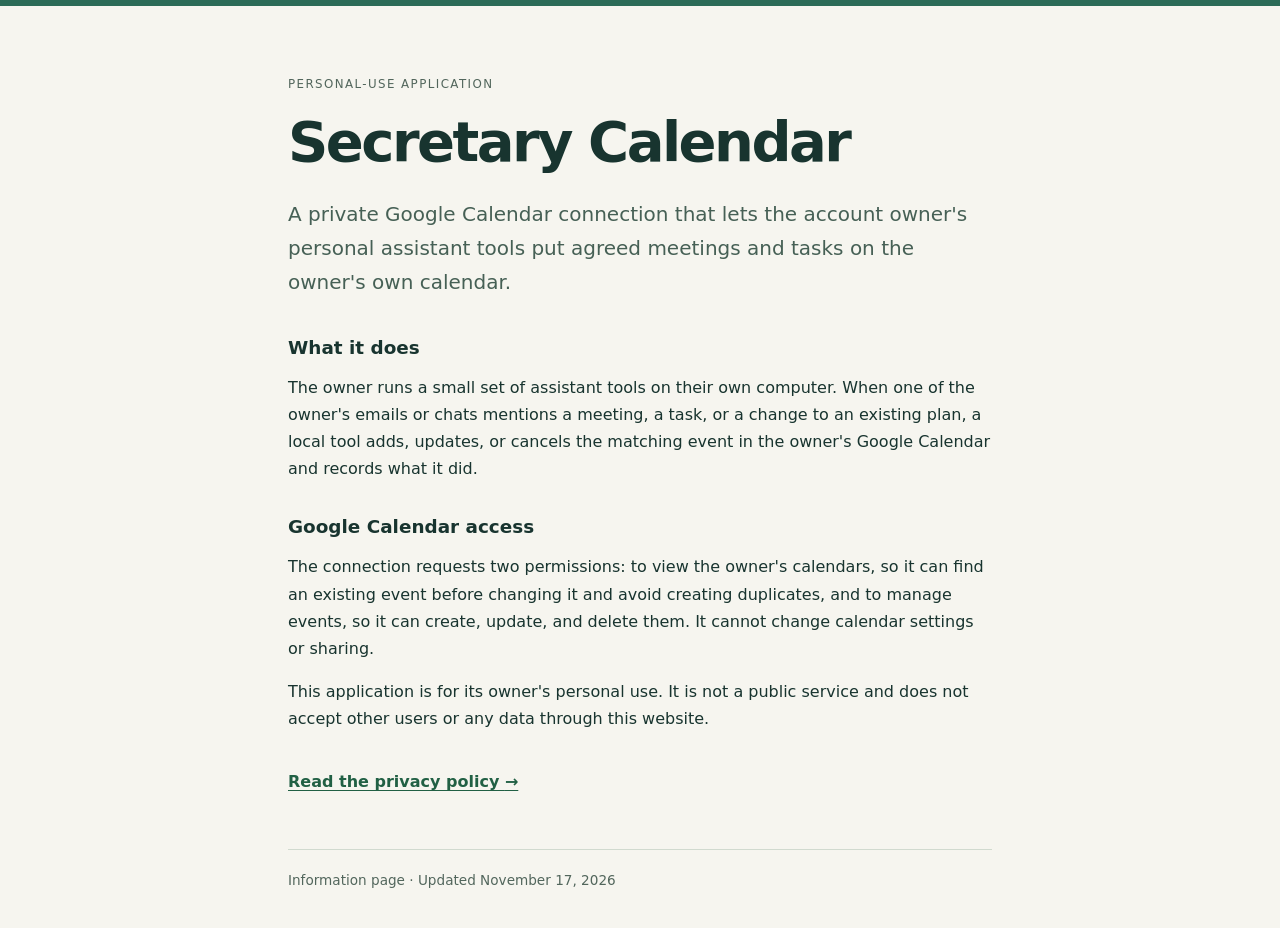
<file: index.html>
<!doctype html>
<html lang="en">
<meta charset="utf-8">
<meta name="viewport" content="width=device-width,initial-scale=1">
<meta name="description" content="Information about Secretary Calendar, a personal-use Google Calendar connection.">
<title>Secretary Calendar</title>
<link rel="stylesheet" href="style.css">
<main>
  <p class="eyebrow">Personal-use application</p>
  <h1>Secretary Calendar</h1>
  <p class="intro">A private Google Calendar connection that lets the account owner's personal assistant tools put agreed meetings and tasks on the owner's own calendar.</p>
  <h2>What it does</h2>
  <p>The owner runs a small set of assistant tools on their own computer. When one of the owner's emails or chats mentions a meeting, a task, or a change to an existing plan, a local tool adds, updates, or cancels the matching event in the owner's Google Calendar and records what it did.</p>
  <h2>Google Calendar access</h2>
  <p>The connection requests two permissions: to view the owner's calendars, so it can find an existing event before changing it and avoid creating duplicates, and to manage events, so it can create, update, and delete them. It cannot change calendar settings or sharing.</p>
  <p>This application is for its owner's personal use. It is not a public service and does not accept other users or any data through this website.</p>
  <a class="policy" href="privacy.html">Read the privacy policy <span aria-hidden="true">→</span></a>
  <footer>Information page · Updated November 17, 2026</footer>
</main>
</html>
</file>
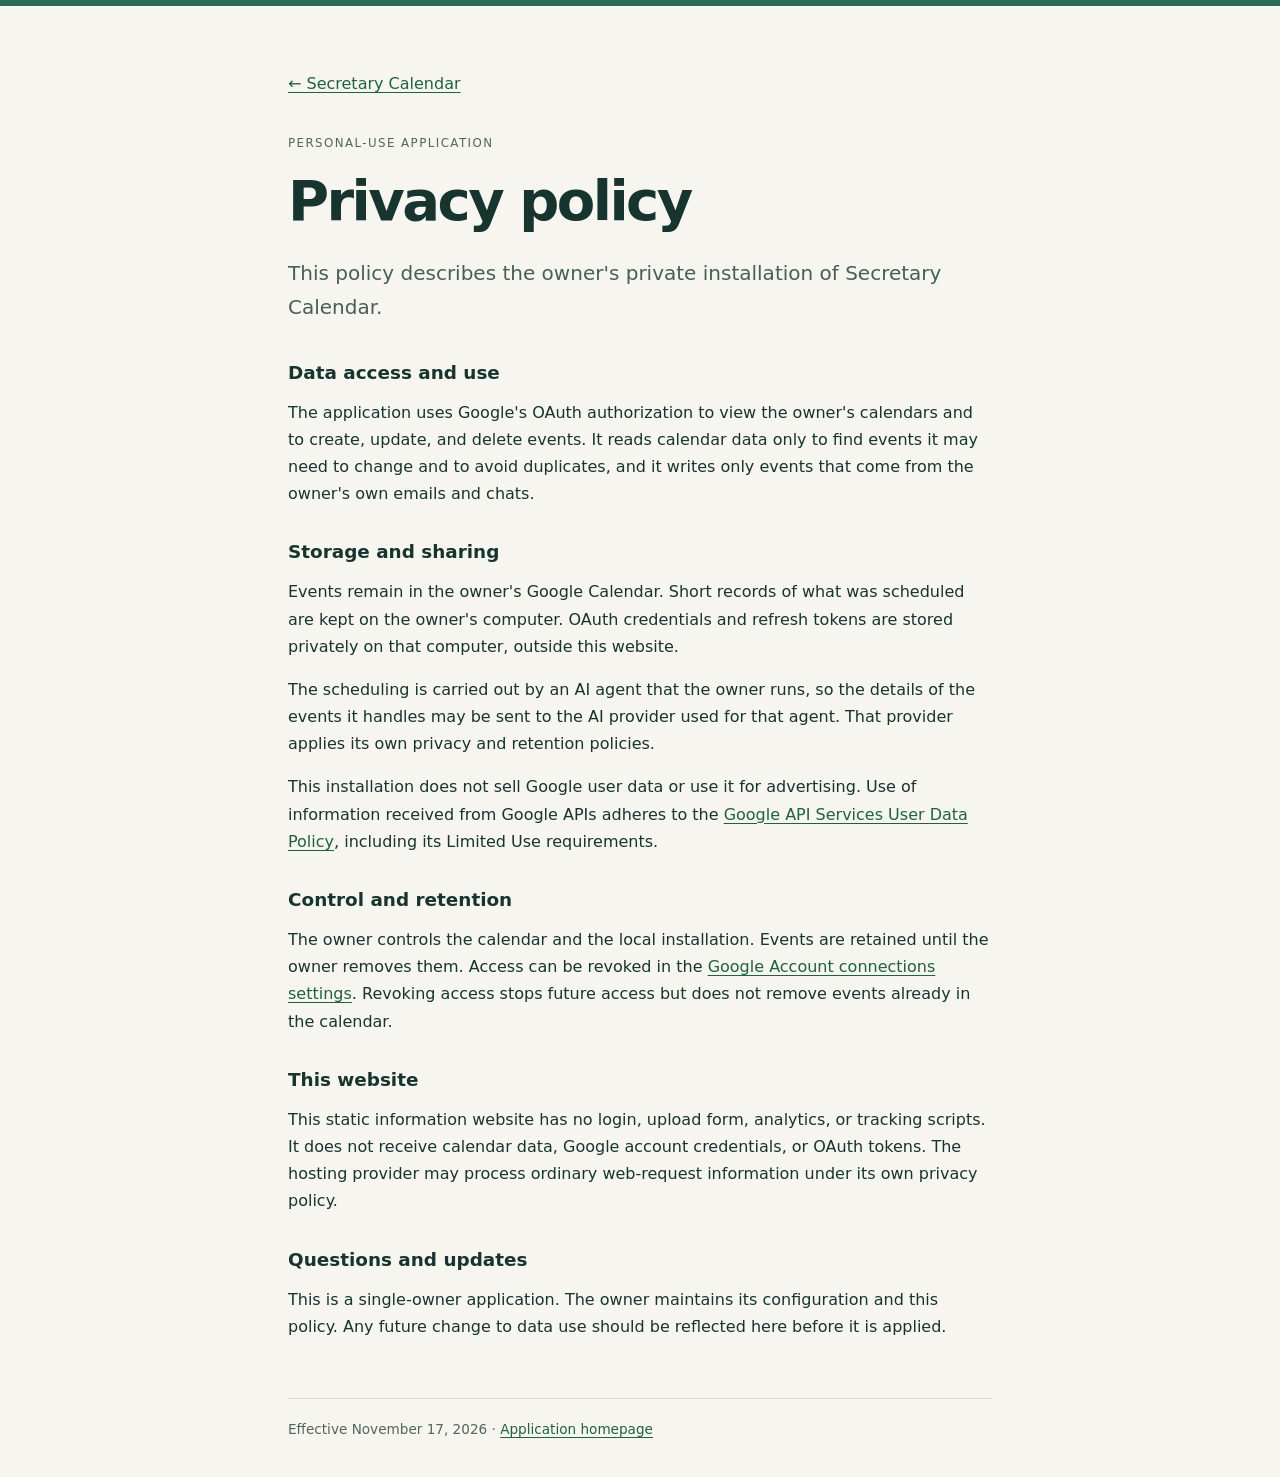
<file: privacy.html>
<!doctype html>
<html lang="en">
<meta charset="utf-8">
<meta name="viewport" content="width=device-width,initial-scale=1">
<meta name="description" content="Privacy policy for Secretary Calendar, a personal-use Google Calendar connection.">
<title>Privacy policy · Secretary Calendar</title>
<link rel="stylesheet" href="style.css">
<main>
  <a class="back" href="index.html">← Secretary Calendar</a>
  <p class="eyebrow">Personal-use application</p>
  <h1>Privacy policy</h1>
  <p class="intro">This policy describes the owner's private installation of Secretary Calendar.</p>
  <h2>Data access and use</h2>
  <p>The application uses Google's OAuth authorization to view the owner's calendars and to create, update, and delete events. It reads calendar data only to find events it may need to change and to avoid duplicates, and it writes only events that come from the owner's own emails and chats.</p>
  <h2>Storage and sharing</h2>
  <p>Events remain in the owner's Google Calendar. Short records of what was scheduled are kept on the owner's computer. OAuth credentials and refresh tokens are stored privately on that computer, outside this website.</p>
  <p>The scheduling is carried out by an AI agent that the owner runs, so the details of the events it handles may be sent to the AI provider used for that agent. That provider applies its own privacy and retention policies.</p>
  <p>This installation does not sell Google user data or use it for advertising. Use of information received from Google APIs adheres to the <a href="https://developers.google.com/terms/api-services-user-data-policy">Google API Services User Data Policy</a>, including its Limited Use requirements.</p>
  <h2>Control and retention</h2>
  <p>The owner controls the calendar and the local installation. Events are retained until the owner removes them. Access can be revoked in the <a href="https://myaccount.google.com/connections">Google Account connections settings</a>. Revoking access stops future access but does not remove events already in the calendar.</p>
  <h2>This website</h2>
  <p>This static information website has no login, upload form, analytics, or tracking scripts. It does not receive calendar data, Google account credentials, or OAuth tokens. The hosting provider may process ordinary web-request information under its own privacy policy.</p>
  <h2>Questions and updates</h2>
  <p>This is a single-owner application. The owner maintains its configuration and this policy. Any future change to data use should be reflected here before it is applied.</p>
  <footer>Effective November 17, 2026 · <a href="index.html">Application homepage</a></footer>
</main>
</html>
</file>
<file: style.css>
:root { color-scheme: light; font-family: system-ui, sans-serif; color: #18342f; background: #f6f5ef; }
* { box-sizing: border-box; }
body { margin: 0; border-top: 6px solid #2c6b57; }
main { max-width: 760px; padding: 68px 28px 40px; margin: auto; }
.eyebrow { color: #52665c; text-transform: uppercase; letter-spacing: .12em; font-size: .74rem; margin: 0 0 18px; }
h1 { font-size: clamp(2.2rem, 7vw, 3.5rem); line-height: 1.08; letter-spacing: -.045em; margin: 0 0 24px; }
.intro { font-size: 1.25rem; color: #466055; margin-bottom: 38px; }
h2 { font-size: 1.15rem; margin: 34px 0 12px; }
p { line-height: 1.7; }
a { color: #216044; text-underline-offset: .2em; }
a:focus-visible { outline: 3px solid #947019; outline-offset: 5px; }
.policy { display: inline-block; font-weight: 650; margin-top: 24px; }
.back { display: inline-block; margin-bottom: 40px; }
footer { border-top: 1px solid #d1dacf; padding-top: 22px; margin-top: 58px; color: #52665c; font-size: .85rem; }
@media (max-width: 480px) { main { padding-top: 40px; } }
</file>
